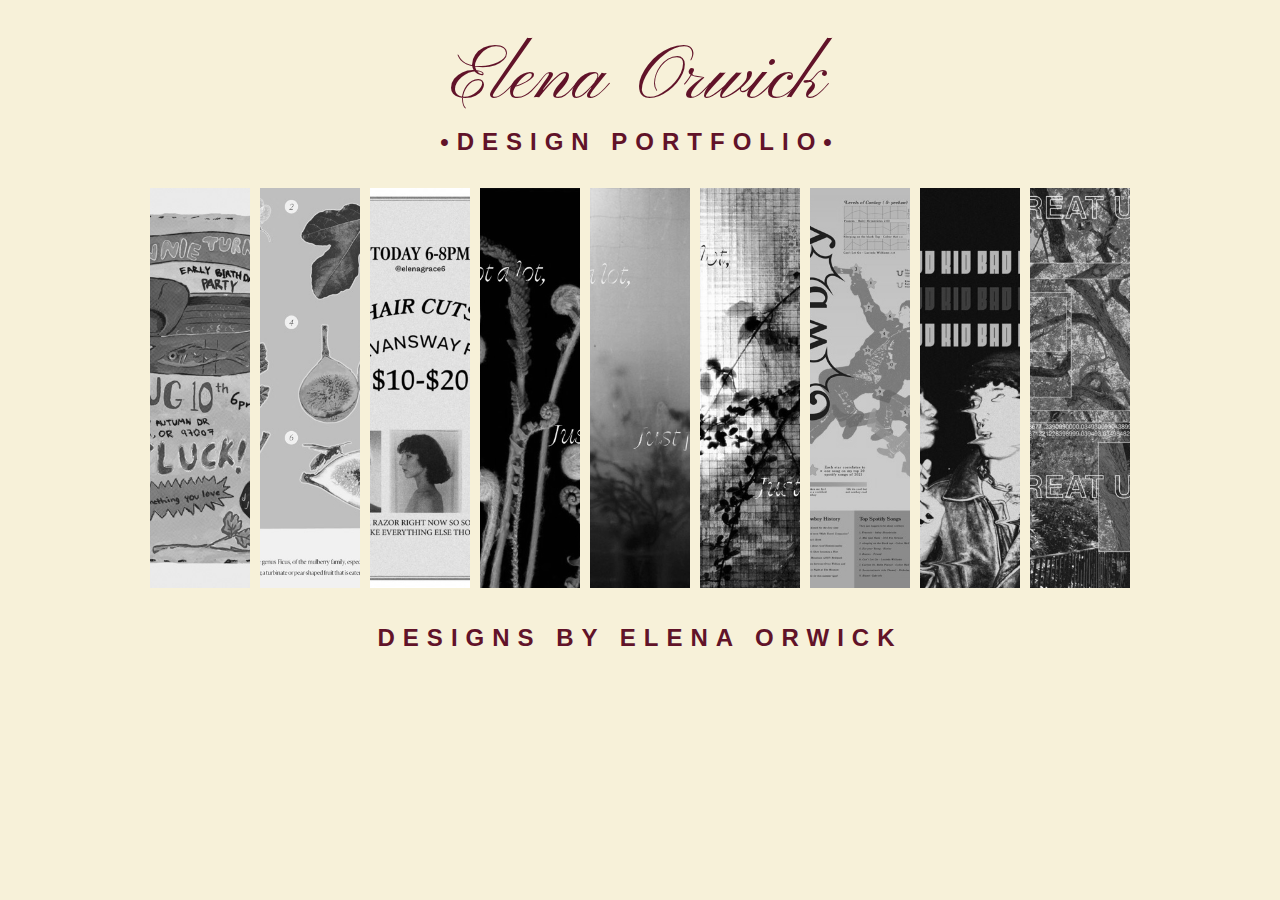
<file: index.html>
<!DOCTYPE html>
<html>
<head>
        <meta charset="UTF-8">
        <link rel="stylesheet" href="style.css">
        <title>Elena Orwick | Design Portfolio</title>
    
</head>
<body>
    
    <!--Title block-->
    <div class="header">
        <h1>Elena Orwick</h1>
        <h2>&#x2022;DESIGN PORTFOLIO&#x2022;</h2>
    </div>

    <!--Gallery Links-->
    <div class="gallery" onmouseout="normalText()">
        <a href="01.html"><img src="images/01.jpeg" onmouseover="document.getElementById('default').innerHTML = '20TH BIRTHDAY POTLUCK';"></a>
        <a href="02.html"><img src="images/02.jpeg" onmouseover="document.getElementById('default').innerHTML = 'FIGS';"></a>
        <a href="03.html"><img src="images/03.jpeg" onmouseover="document.getElementById('default').innerHTML = 'EVANS WAY HAIRCUTS';"></a>
        <a href="04.html"><img src="images/04.jpeg" onmouseover="document.getElementById('default').innerHTML = 'NOT A LOT JUST FOREVER I';"></a>
        <a href="05.html"><img src="images/05.jpeg" onmouseover="document.getElementById('default').innerHTML = 'NOT A LOT JUST FOREVER II';"></a>
        <a href="06.html"><img src="images/06.jpeg" onmouseover="document.getElementById('default').innerHTML = 'NOT A LOT JUST FOREVER III';"></a>
        <a href="07.html"><img src="images/07.jpeg" onmouseover="document.getElementById('default').innerHTML = 'SAVE A HORSE, RIDE A COWBOY';"></a>
        <a href="08.html"><img src="images/08.jpeg" onmouseover="document.getElementById('default').innerHTML = 'RILEY & KYLE';"></a>
        <a href="09.html"><img src="images/09.jpeg" onmouseover="document.getElementById('default').innerHTML = 'THE GREAT UNIFIER';"></a>
    </div>
    
    <!--Artwork names targeted by JS-->
    <div class="names">
        <h2 id="default">DESIGNS BY ELENA ORWICK</h2>
    </div>

    <!--JS for changing text-->
    <script>
        function normalText(){
            document.getElementById('default').innerHTML = 'DESIGNS BY ELENA ORWICK'
        }
    </script>

      
</body>
</html>
</file>
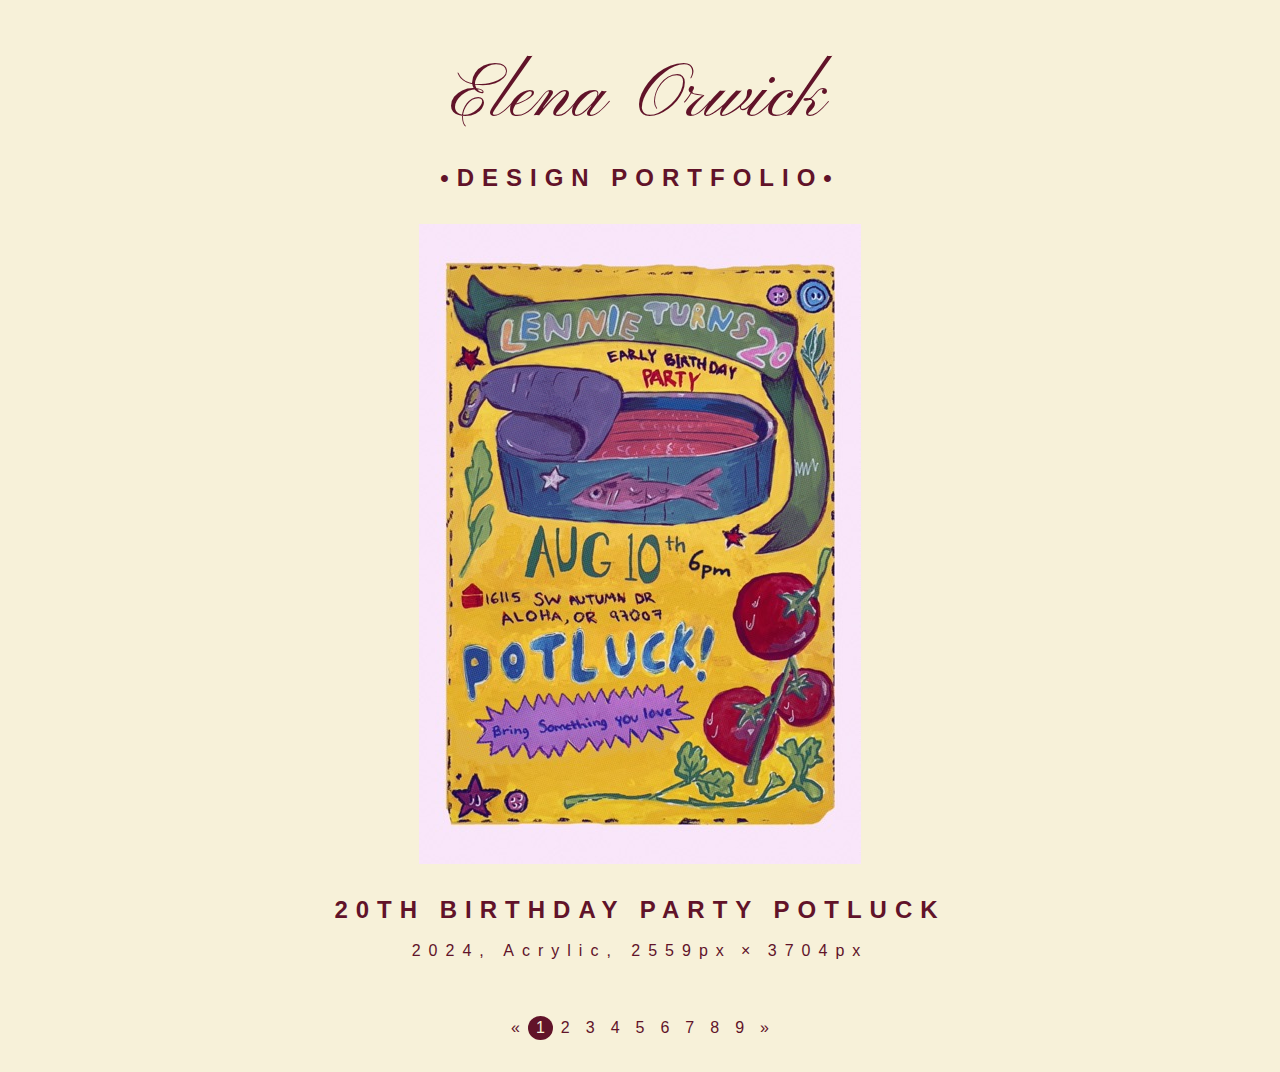
<file: 01.html>
<!DOCTYPE html>
<html>
    <head>
        <link rel="stylesheet" href="pages.css">
        <title>20th Birthday Party Potluck</title>
    </head>
    <body>
        <div class="header">
            <a href="index.html"><h1>Elena Orwick</h1></a>
            <h2>&#x2022;DESIGN PORTFOLIO&#x2022;</h2>
        </div>

        <img id="picture-page" src="images/01.jpeg">
        <div class="names">
        <h2>20TH BIRTHDAY PARTY POTLUCK</h2>
        <br>
        <p>2024, Acrylic, 2559px × 3704px</p>
        </div>
        <div class="pagination">
            <a href="index.html">&laquo;</a>
            <a class="active" href="01.html">1</a>
            <a href="02.html">2</a>
            <a href="03.html">3</a>
            <a href="04.html">4</a>
            <a href="05.html">5</a>
            <a href="06.html">6</a>
            <a href="07.html">7</a>
            <a href="08.html">8</a>
            <a href="09.html">9</a>
            <a href="02.html">&raquo;</a>
          </div>
    </body>
</html>
</file>
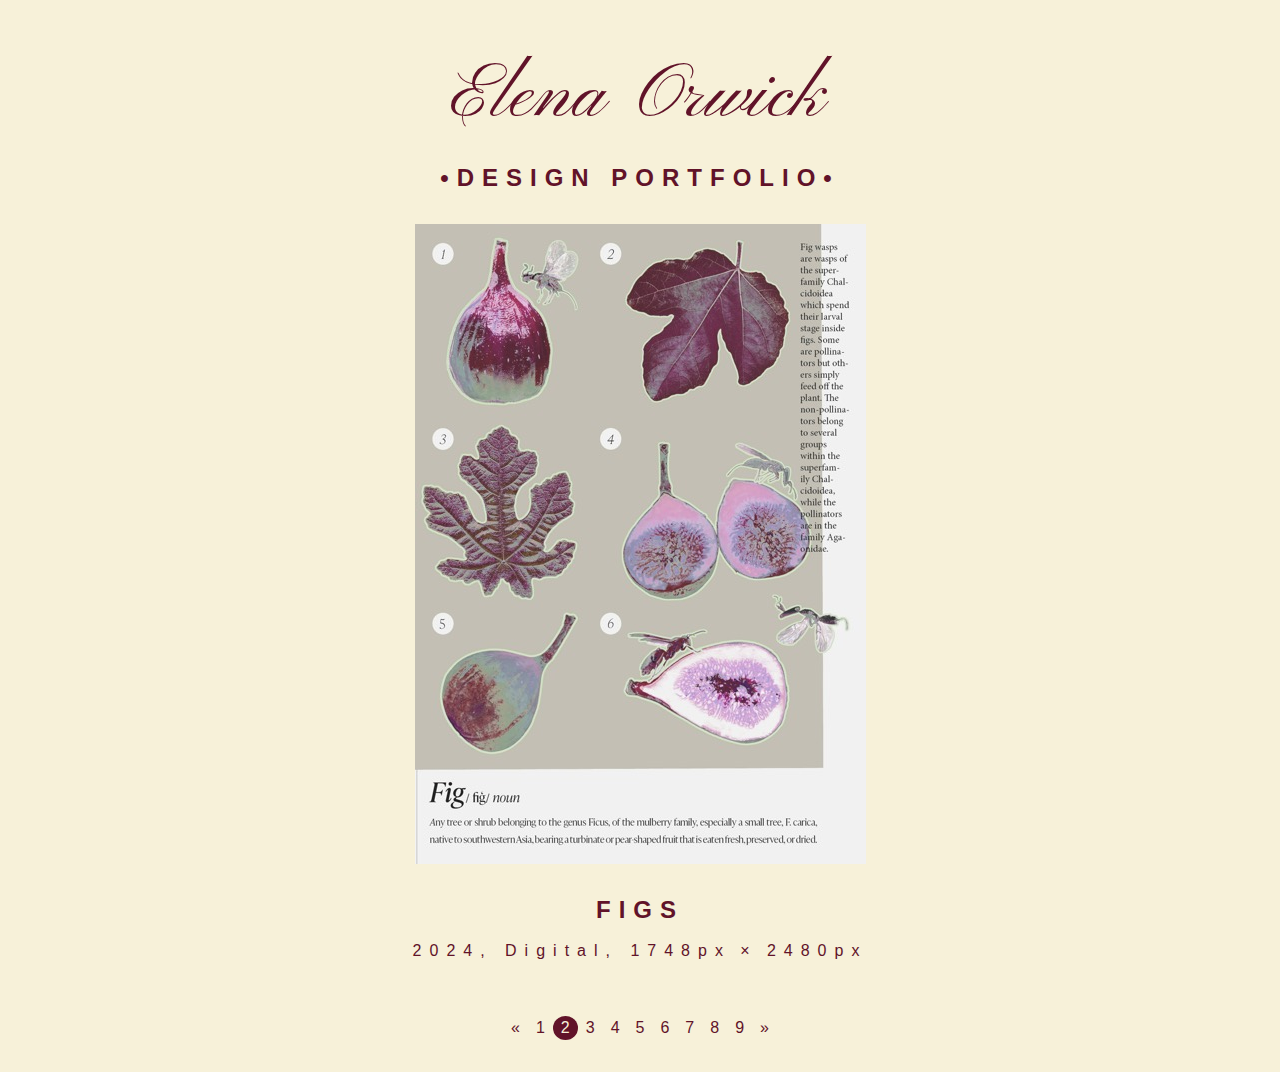
<file: 02.html>
<!DOCTYPE html>
<html>
    <head>
        <link rel="stylesheet" href="pages.css">
        <title>Figs</title>
    </head>
    <body>
        <div class="header">
            <a href="index.html"><h1>Elena Orwick</h1></a>
            <h2>&#x2022;DESIGN PORTFOLIO&#x2022;</h2>
        </div>

        <img id="picture-page" src="images/02.jpeg">
        <div class="names">
        <h2>FIGS</h2>
        <br>
        <p>2024, Digital, 1748px × 2480px</p>
        </div>
        <div class="pagination">
            <a href="01.html">&laquo;</a>
            <a href="01.html">1</a>
            <a class="active" href="02.html">2</a>
            <a href="03.html">3</a>
            <a href="04.html">4</a>
            <a href="05.html">5</a>
            <a href="06.html">6</a>
            <a href="07.html">7</a>
            <a href="08.html">8</a>
            <a href="09.html">9</a>
            <a href="03.html">&raquo;</a>
          </div>
    </body>
</html>
</file>
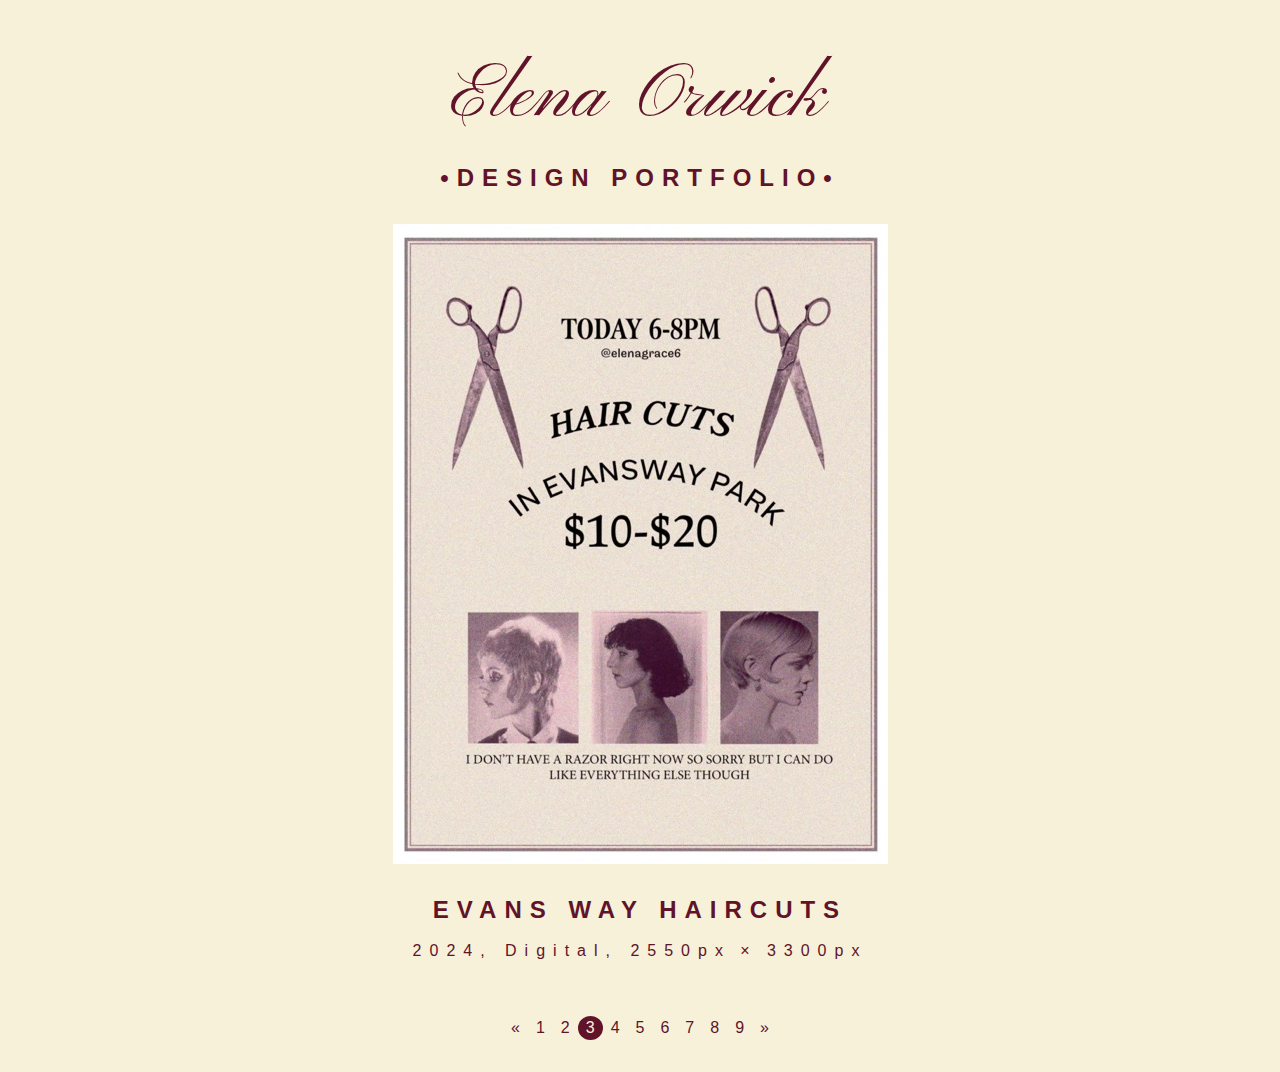
<file: 03.html>
<!DOCTYPE html>
<html>
    <head>
        <link rel="stylesheet" href="pages.css">
        <title>Evans Way Haircuts</title>
    </head>
    <body>
        <div class="header">
            <a href="index.html"><h1>Elena Orwick</h1></a>
            <h2>•DESIGN PORTFOLIO•</h2>
        </div>

        <img id="picture-page" src="images/03.jpeg">
        <div class="names">
        <h2>EVANS WAY HAIRCUTS</h2>
        <br>
        <p>2024, Digital, 2550px × 3300px</p>
        </div>
        <div class="pagination">
            <a href="02.html">&laquo;</a>
            <a href="01.html">1</a>
            <a href="02.html">2</a>
            <a class="active" href="03.html">3</a>
            <a href="04.html">4</a>
            <a href="05.html">5</a>
            <a href="06.html">6</a>
            <a href="07.html">7</a>
            <a href="08.html">8</a>
            <a href="09.html">9</a>
            <a href="04.html">&raquo;</a>
          </div>
    </body>
</html>
</file>
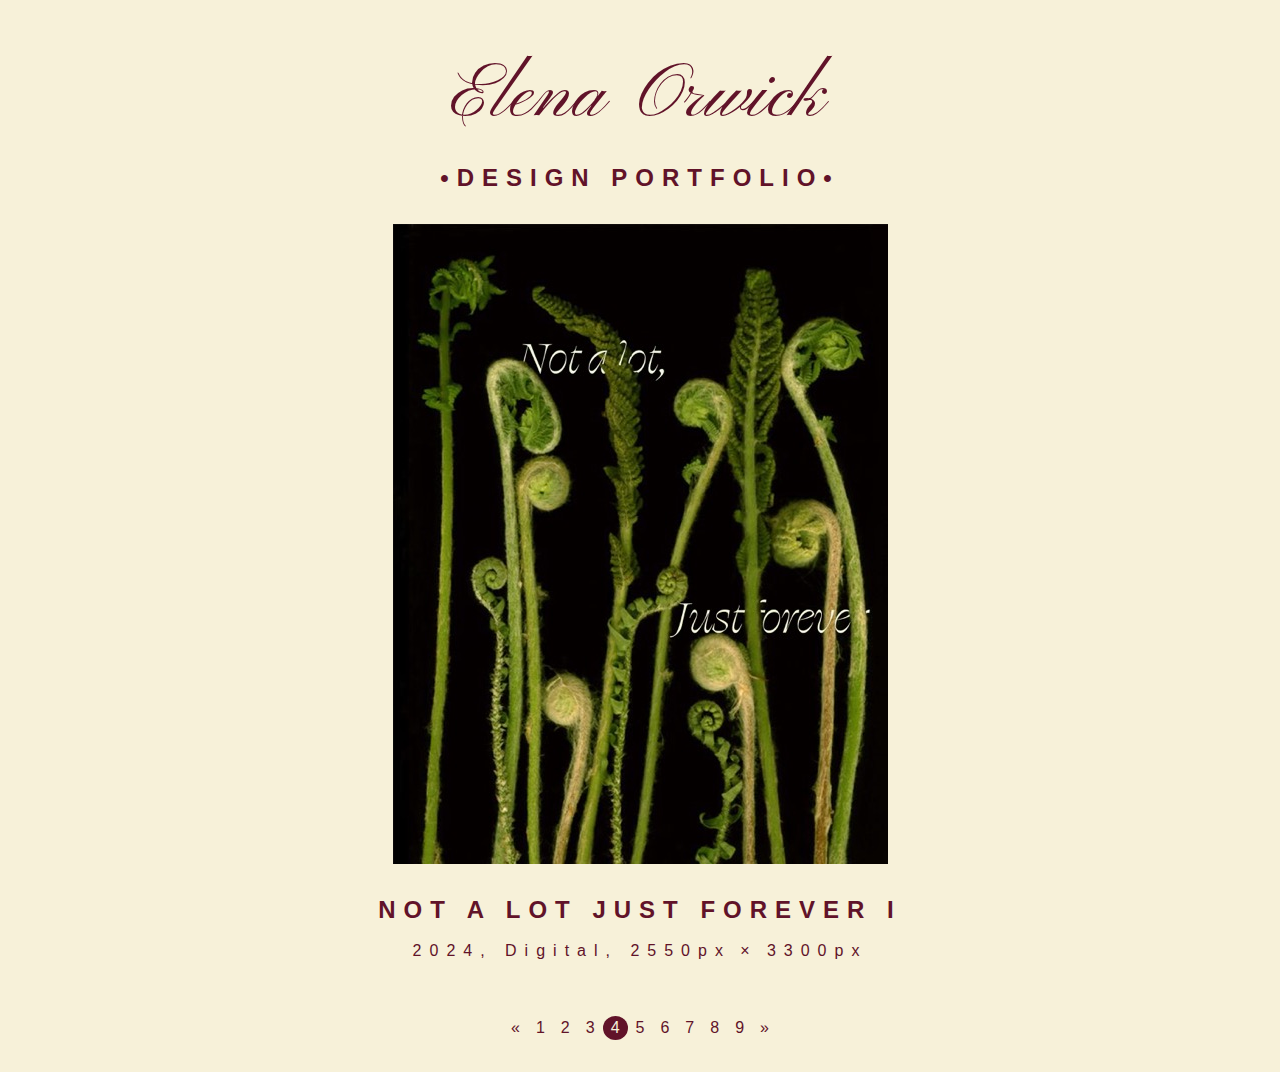
<file: 04.html>
<!DOCTYPE html>
<html>
    <head>
        <link rel="stylesheet" href="pages.css">
        <title>Not Alot Just Forever I</title>
    </head>
    <body>
        <div class="header">
            <a href="index.html"><h1>Elena Orwick</h1></a>
            <h2>•DESIGN PORTFOLIO•</h2>
        </div>

        <img id="picture-page" src="images/04.jpeg">
        <div class="names">
        <h2>NOT A LOT JUST FOREVER I</h2>
        <br>
        <p>2024, Digital, 2550px × 3300px</p>
        </div>
        <div class="pagination">
            <a href="03.html">&laquo;</a>
            <a href="01.html">1</a>
            <a href="02.html">2</a>
            <a href="03.html">3</a>
            <a class="active" href="04.html">4</a>
            <a href="05.html">5</a>
            <a href="06.html">6</a>
            <a href="07.html">7</a>
            <a href="08.html">8</a>
            <a href="09.html">9</a>
            <a href="05.html">&raquo;</a>
          </div>
    </body>
</html>
</file>
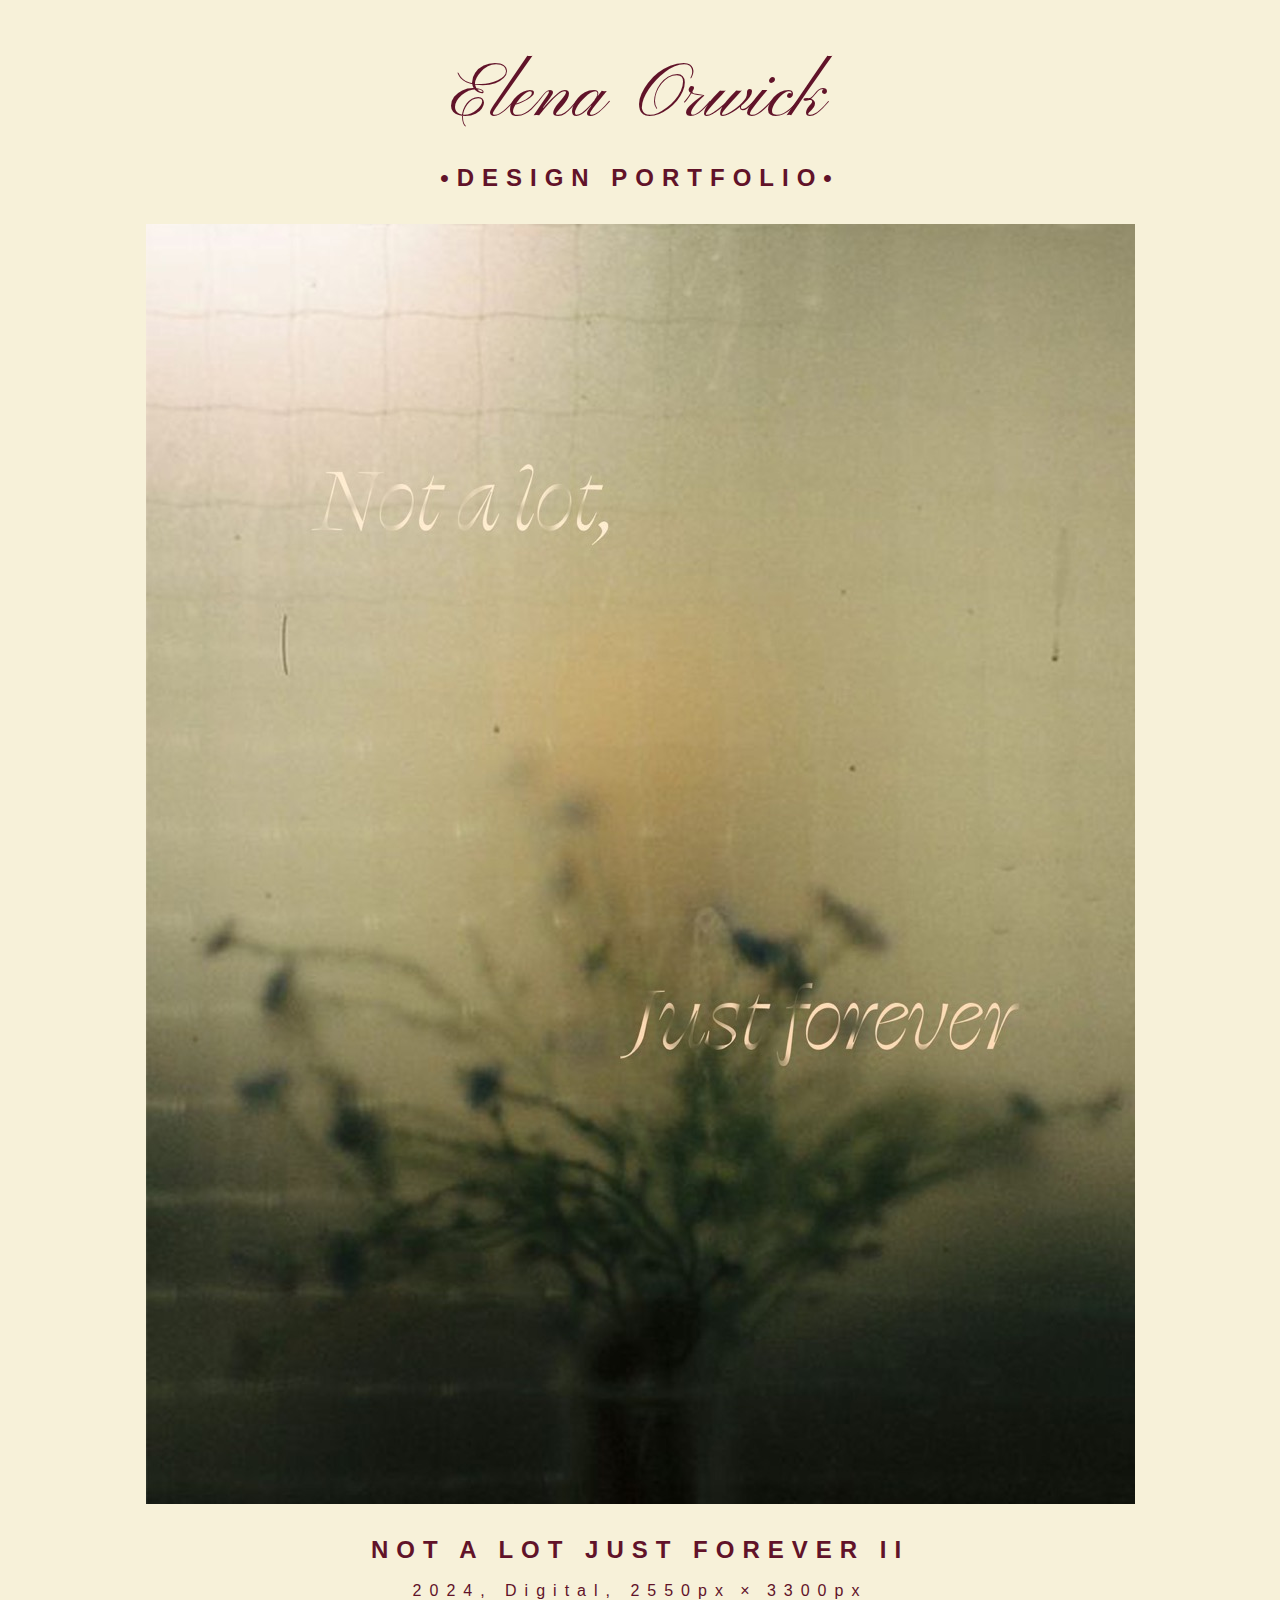
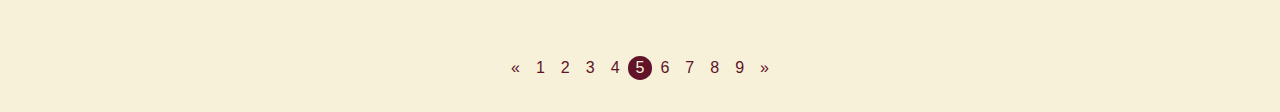
<file: 05.html>
<!DOCTYPE html>
<html>
    <head>
        <link rel="stylesheet" href="pages.css">
        <title>Not A Lot Just Forever II</title>
    </head>
    <body>
        <div class="header">
            <a href="index.html"><h1>Elena Orwick</h1></a>
            <h2>•DESIGN PORTFOLIO•</h2>
        </div>

        <img id="picture-page" src="images/05.jpeg">
        <div class="names">
        <h2>NOT A LOT JUST FOREVER II</h2>
        <br>
        <p>2024, Digital, 2550px × 3300px</p>
        </div>
        <div class="pagination">
            <a href="04.html">&laquo;</a>
            <a href="01.html">1</a>
            <a href="02.html">2</a>
            <a href="03.html">3</a>
            <a href="04.html">4</a>
            <a class="active" href="05.html">5</a>
            <a href="06.html">6</a>
            <a href="07.html">7</a>
            <a href="08.html">8</a>
            <a href="09.html">9</a>
            <a href="06.html">&raquo;</a>
          </div>
    </body>
</html>
</file>
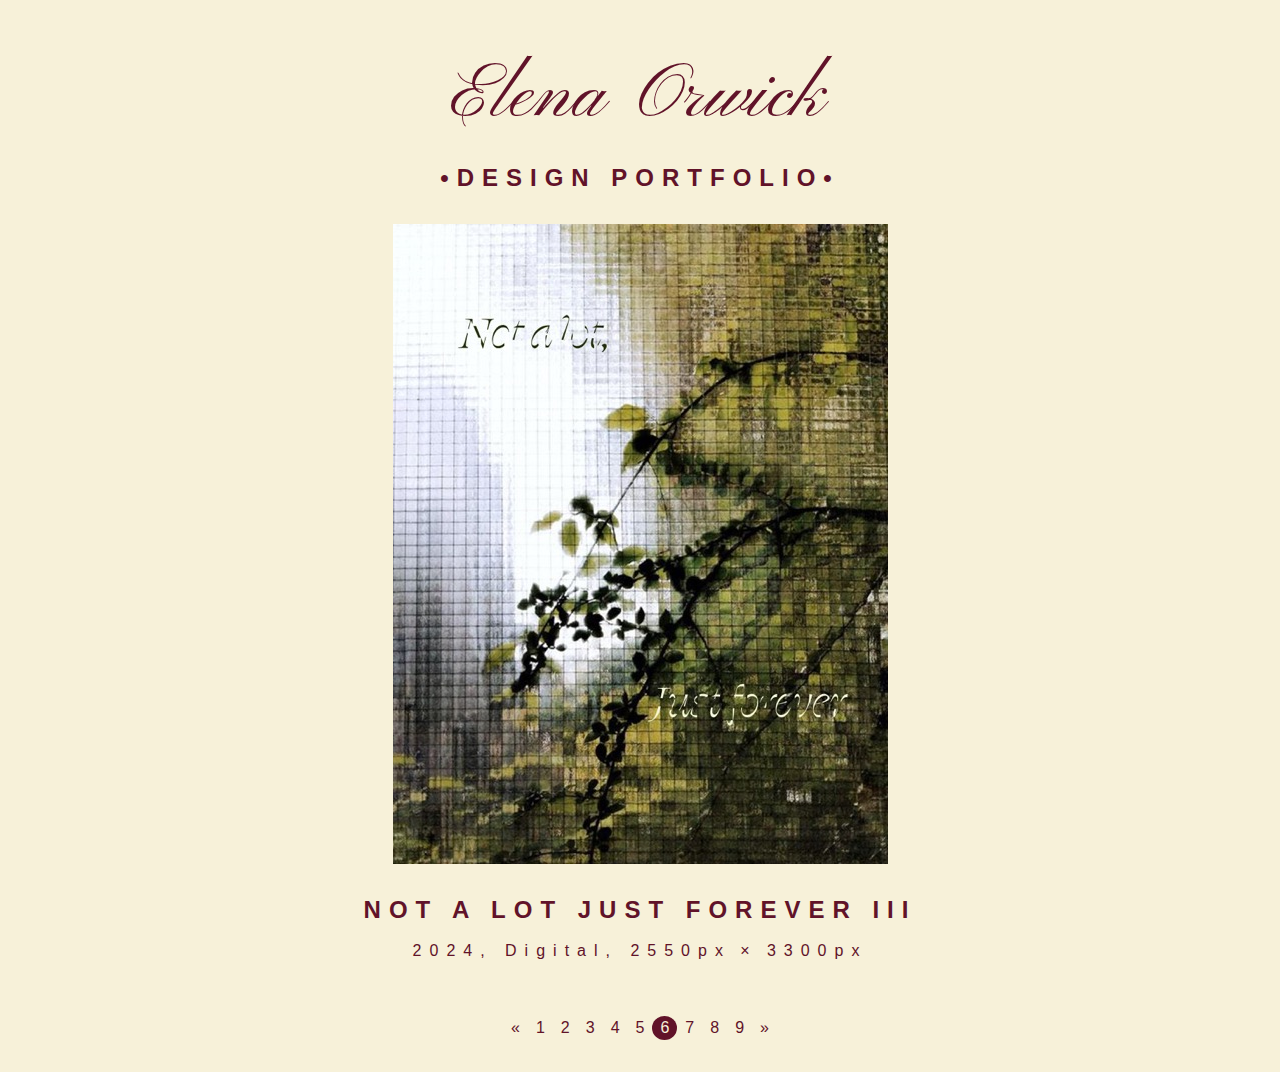
<file: 06.html>
<!DOCTYPE html>
<html>
    <head>
        <link rel="stylesheet" href="pages.css">
        <title>Not A Lot Just Forever III</title>
    </head>
    <body>
        <div class="header">
            <a href="index.html"><h1>Elena Orwick</h1></a>
            <h2>•DESIGN PORTFOLIO•</h2>
        </div>

        <img id="picture-page" src="images/06.jpeg">
        <div class="names">
        <h2>NOT A LOT JUST FOREVER III</h2>
        <br>
        <p>2024, Digital, 2550px × 3300px</p>
        </div>
        <div class="pagination">
            <a href="05.html">&laquo;</a>
            <a href="01.html">1</a>
            <a href="02.html">2</a>
            <a href="03.html">3</a>
            <a href="04.html">4</a>
            <a href="05.html">5</a>
            <a class="active" href="06.html">6</a>
            <a href="07.html">7</a>
            <a href="08.html">8</a>
            <a href="09.html">9</a>
            <a href="07.html">&raquo;</a>
          </div>
    </body>
</html>
</file>
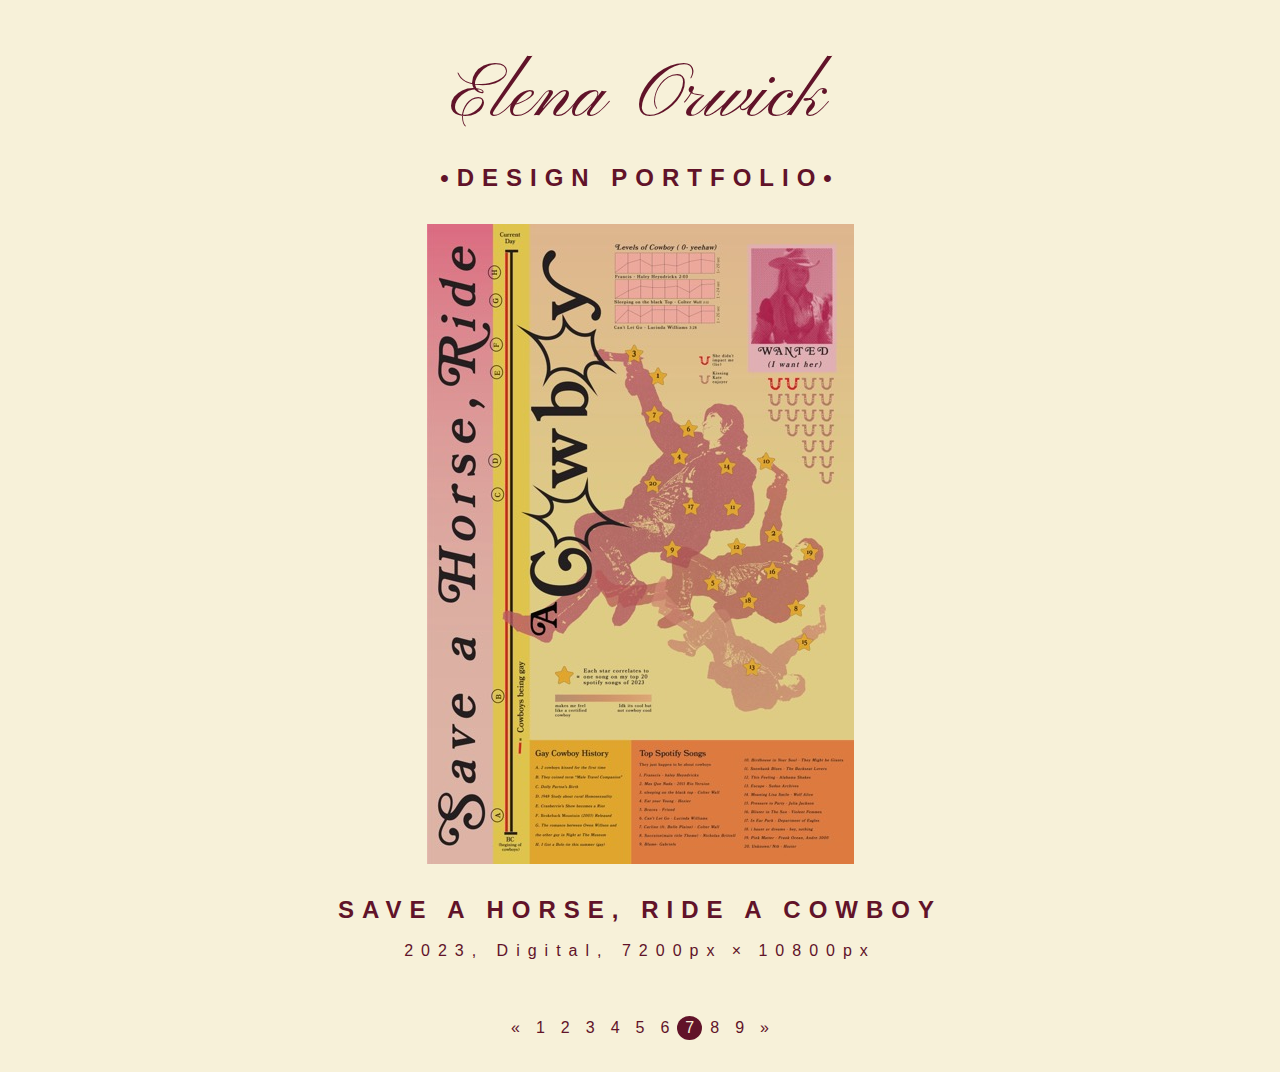
<file: 07.html>
<!DOCTYPE html>
<html>
    <head>
        <link rel="stylesheet" href="pages.css">
        <title>Save a Horse, Ride a Cowboy</title>
    </head>
    <body>
        <div class="header">
            <a href="index.html"><h1>Elena Orwick</h1></a>
            <h2>•DESIGN PORTFOLIO•</h2>
        </div>

        <img id="picture-page" src="images/07.jpeg">
        <div class="names">
        <h2>SAVE A HORSE, RIDE A COWBOY</h2>
        <br>
        <p>2023, Digital, 7200px × 10800px</p>
        </div>
        <div class="pagination">
            <a href="06.html">&laquo;</a>
            <a href="01.html">1</a>
            <a href="02.html">2</a>
            <a href="03.html">3</a>
            <a href="04.html">4</a>
            <a href="05.html">5</a>
            <a href="06.html">6</a>
            <a class="active" href="07.html">7</a>
            <a href="08.html">8</a>
            <a href="09.html">9</a>
            <a href="08.html">&raquo;</a>
          </div>
    </body>
</html>
</file>
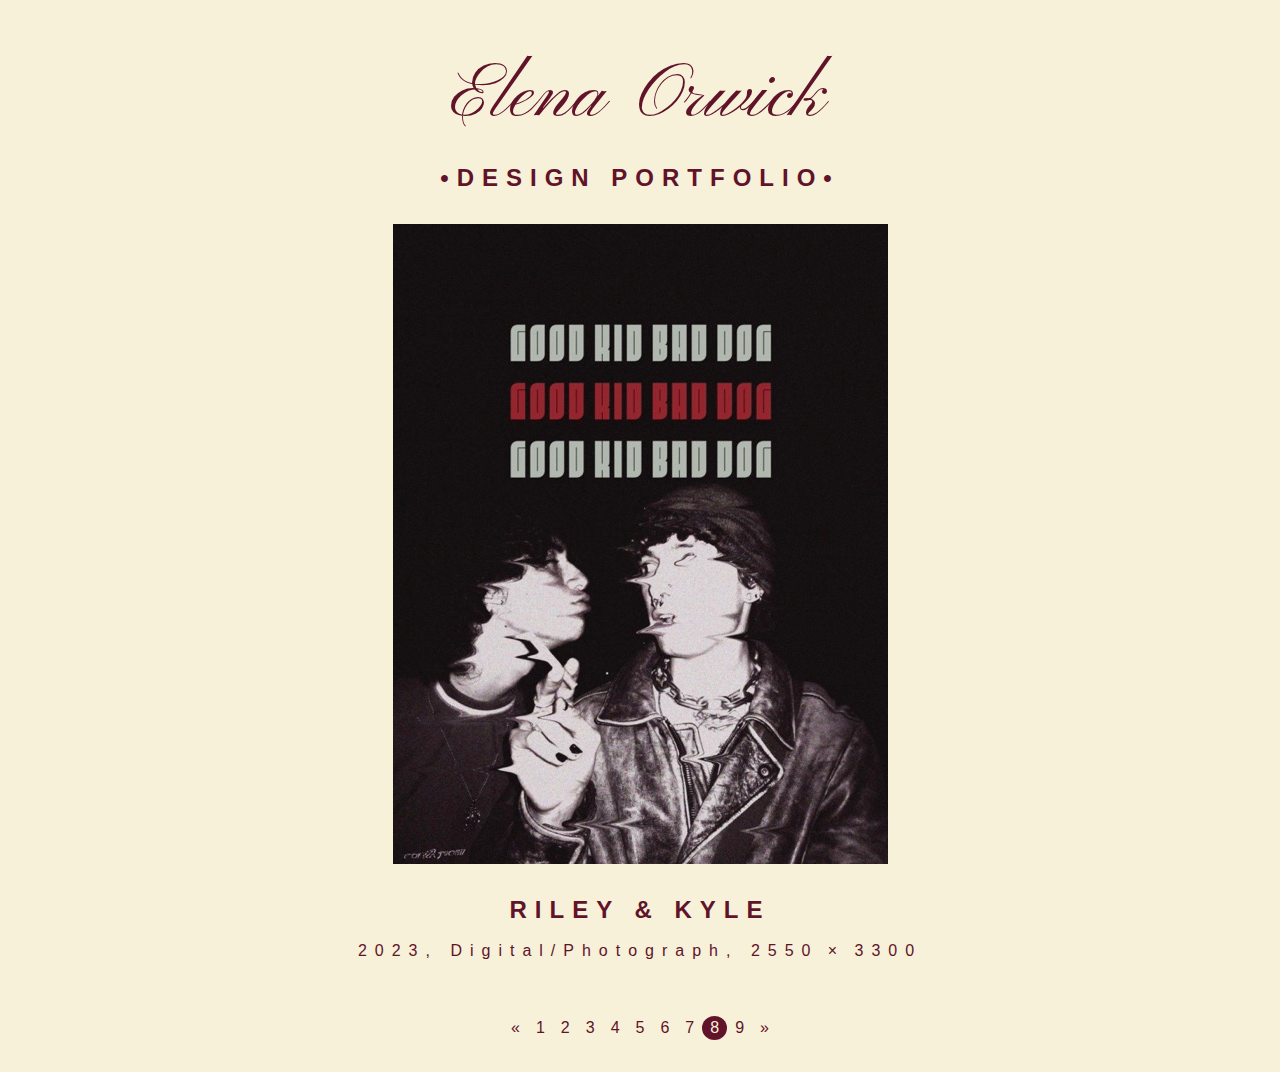
<file: 08.html>
<!DOCTYPE html>
<html>
    <head>
        <link rel="stylesheet" href="pages.css">
        <title>Riley & Kyle</title>
    </head>
    <body>
        <div class="header">
            <a href="index.html"><h1>Elena Orwick</h1></a>
            <h2>•DESIGN PORTFOLIO•</h2>
        </div>

        <img id="picture-page" src="images/08.jpeg">
        <div class="names">
        <h2>RILEY & KYLE</h2>
        <br>
        <p>2023, Digital/Photograph, 2550 × 3300</p>
        </div>
        <div class="pagination">
            <a href="07.html">&laquo;</a>
            <a href="01.html">1</a>
            <a href="02.html">2</a>
            <a href="03.html">3</a>
            <a href="04.html">4</a>
            <a href="05.html">5</a>
            <a href="06.html">6</a>
            <a href="07.html">7</a>
            <a class="active" href="08.html">8</a>
            <a href="09.html">9</a>
            <a href="09.html">&raquo;</a>
          </div>
    </body>
</html>
</file>
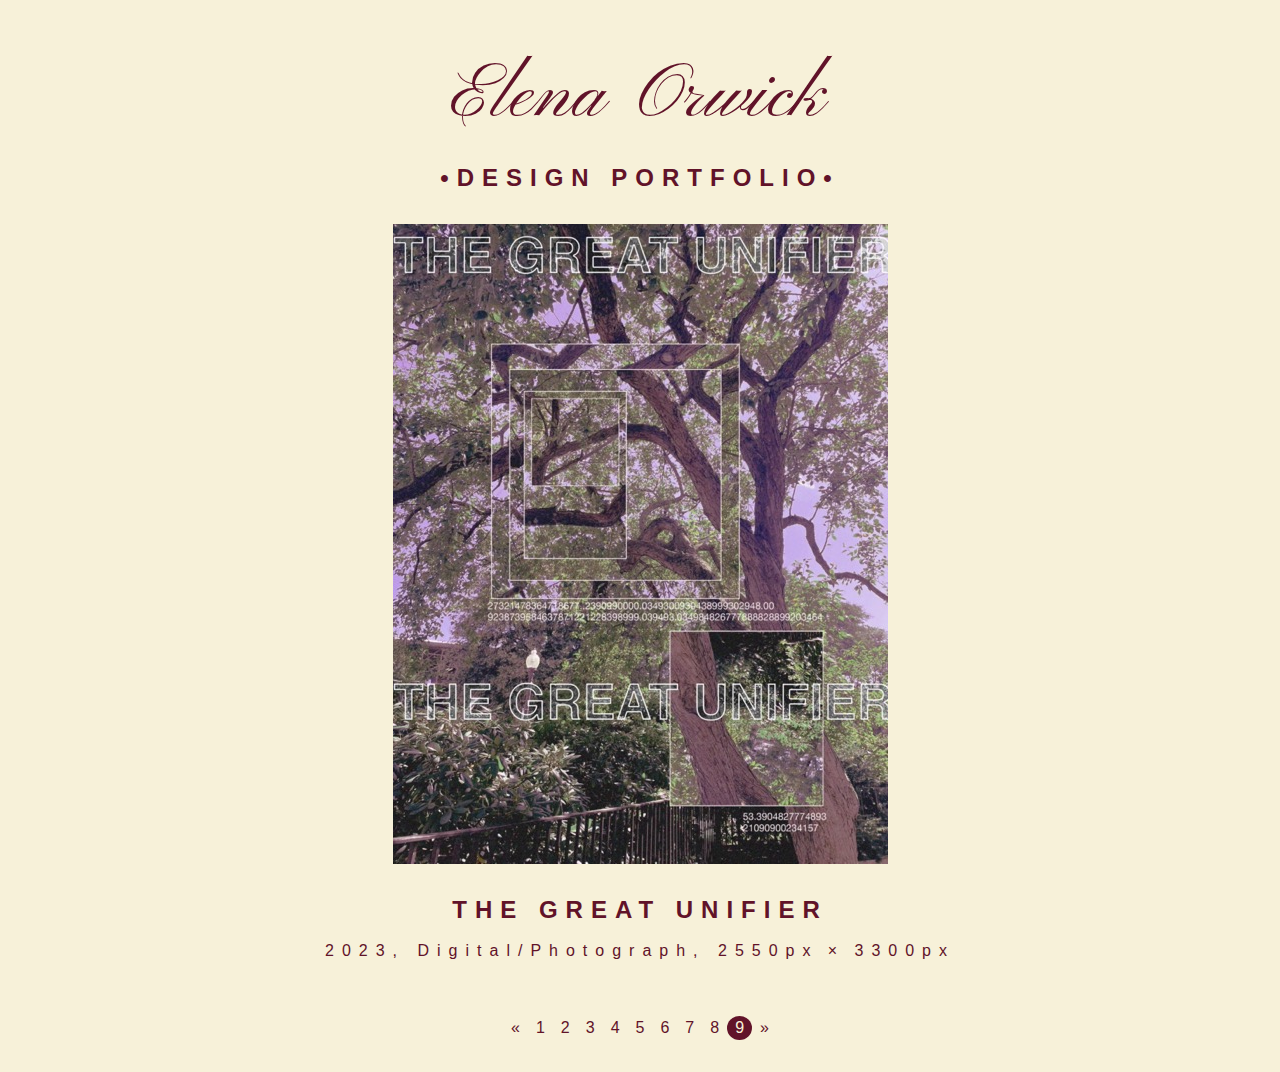
<file: 09.html>
<!DOCTYPE html>
<html>
    <head>
        <link rel="stylesheet" href="pages.css">
        <title>The Great Unifier</title>
    </head>
    <body>
        <div class="header">
            <a href="index.html"><h1>Elena Orwick</h1></a>
            <h2>•DESIGN PORTFOLIO•</h2>
        </div>

        <img id="picture-page" src="images/09.jpeg">
        <div class="names">
        <h2>THE GREAT UNIFIER</h2>
        <br>
        <p>2023, Digital/Photograph, 2550px × 3300px</p>
        </div>
        <div class="pagination">
            <a href="08.html">&laquo;</a>
            <a href="01.html">1</a>
            <a href="02.html">2</a>
            <a href="03.html">3</a>
            <a href="04.html">4</a>
            <a href="05.html">5</a>
            <a href="06.html">6</a>
            <a href="07.html">7</a>
            <a href="08.html">8</a>
            <a class="active" href="09.html">9</a>
            <a href="01.html">&raquo;</a>
          </div>
    </body>
</html>
</file>
<file: style.css>
*{
    margin: 0;
    padding: 0;
}
@font-face{
    font-family: Kapakana;
    src: url("fonts/Kapakana.ttf");
}
body{
    background-color: #f7f1d9;
}
.header{
    padding-top: 32px;
    padding-bottom: 32px;
    width: 100%;
}
h1{
    font-family: Kapakana;
    font-size: 6rem;
    font-weight: 400;
    text-align: center;
    color: #611329;
    text-decoration: none;
}
h2{
    text-align: center; 
    letter-spacing: 8px;
    font-family: 'Helvetica';
    color: #611329;
    text-decoration: none;
}
h3{
    text-align: center; 
    letter-spacing: 2px;
    font-weight: 200;
    font-family: 'Helvetica';
    color: #611329;

}
.gallery{
    display: flex;
    justify-content: center;
    align-items: center;
}
img{
    box-sizing: border-box;
    object-fit: cover;
    width: 100px;
    height: 400px;
    margin-left: 5px;
    margin-right: 5px;
    filter: grayscale(100%);
}
img:hover{
    cursor: pointer;
    filter: grayscale(0%);
    transition: 1s;
    width: 110px;
    height: 410px;
    box-shadow: 10px 10px 5px #636057;
}
.names{
    padding-top: 32px;
    padding-bottom: 32px;
    width: 100%;
}
.interview-block{
    padding:108px;
    text-align: center;
}
li{
    align-items: center;
    display: inline;
    text-align: center;
    column-gap: 24px;
    text-decoration: none;
}
</file>
<file: pages.css>
*{
    margin: 0;
    padding: 0;
}
@font-face{
    font-family: Kapakana;
    src: url("fonts/Kapakana.ttf");
}
body{
    background-color: #f7f1d9;
}
.header{
    padding-top: 32px;
    padding-bottom: 32px;
    width: 100%;
}
h1{
    font-family: Kapakana;
    font-size: 6rem;
    font-weight: 400;
    text-align: center;
    color: #611329;
}
h2{
    text-align: center; 
    letter-spacing: 8px;
    font-family: 'Helvetica';
    color: #611329;
}
p{
    text-align: center; 
    letter-spacing: 8px;
    font-family: 'Helvetica';
    color: #611329;
}
a{
    text-decoration: none;
    text-align: center; 
    padding-left: 8px;
    padding-right: 8px;
    padding-top: 3px;
    padding-bottom: 3px;
    font-family: 'Helvetica';
    color: #611329;
}
.gallery{
    display: flex;
    justify-content: center;
    align-items: center;
}
img{
    box-sizing: border-box;
    cursor: pointer;
    display: block;
    margin-left: auto;
    margin-right: auto;
}
.names{
    padding-top: 32px;
    padding-bottom: 32px;
    width: 100%;
}
.pagination{
    box-sizing: border-box;
    display: flex;
    justify-content: center;
    align-items: center;
    padding-top: 24px;
    padding-bottom: 32px;
}
.active{
    display: inline-block;
    background-color: #611329;
    color: #f7f1d9;
    border-radius: 50%;
}
</file>
